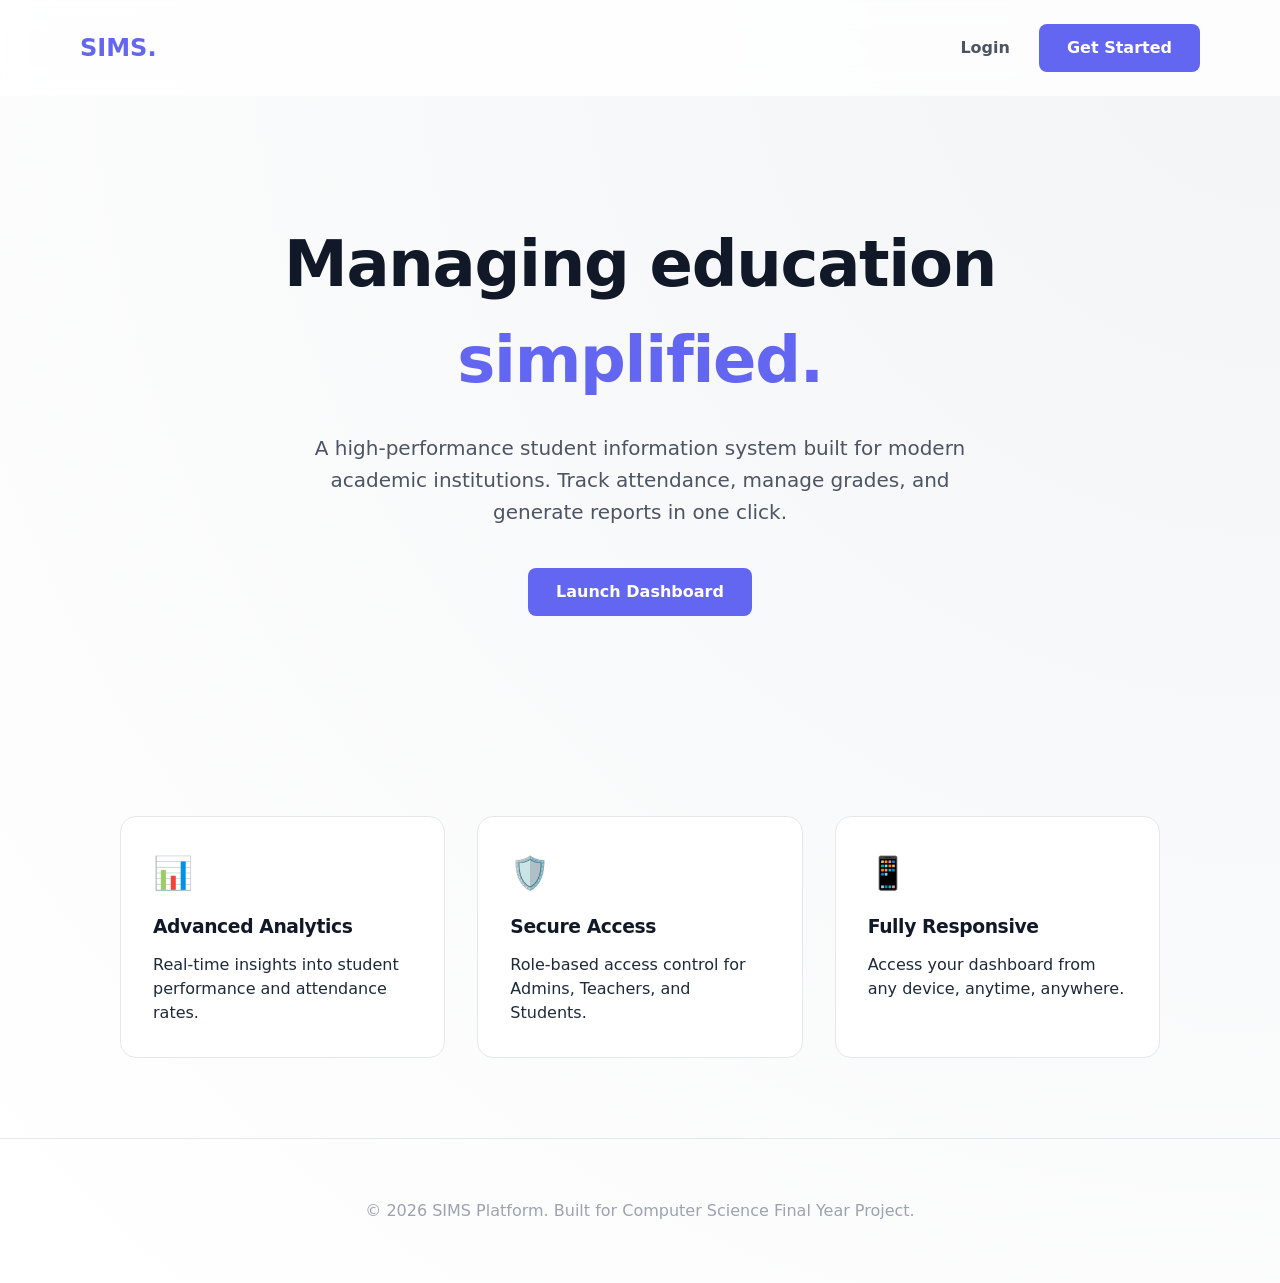
<file: index.html>
<!DOCTYPE html>
<html lang="en">
<head>
    <meta charset="UTF-8">
    <meta name="viewport" content="width=device-width, initial-scale=1.0">
    <title>SIMS | Modern Student Management</title>
    <link rel="preconnect" href="https://fonts.googleapis.com">
    <link rel="stylesheet" href="css/main.css">
    <style>
        /* Landing Page Specific Styles */
        body {
            background: radial-gradient(circle at top right, #f3f4f6, #ffffff);
            overflow-x: hidden;
        }
        .hero {
            padding: 120px 20px;
            text-align: center;
            max-width: 1200px;
            margin: 0 auto;
        }
        .hero h1 {
            font-size: 4rem;
            font-weight: 800;
            color: #111827;
            margin-bottom: 24px;
            letter-spacing: -0.02em;
        }
        .hero p {
            font-size: 1.25rem;
            color: #4b5563;
            max-width: 700px;
            margin: 0 auto 40px;
            line-height: 1.6;
        }
        .nav-landing {
            display: flex;
            justify-content: space-between;
            align-items: center;
            padding: 24px 80px;
            position: sticky;
            top: 0;
            background: rgba(255, 255, 255, 0.8);
            backdrop-filter: blur(12px);
            z-index: 1000;
        }
        .btn-primary {
            background: #6366f1;
            color: white;
            padding: 12px 28px;
            border-radius: 8px;
            text-decoration: none;
            font-weight: 600;
            transition: transform 0.2s, box-shadow 0.2s;
            display: inline-block;
        }
        .btn-primary:hover {
            transform: translateY(-2px);
            box-shadow: 0 10px 15px -3px rgba(99, 102, 241, 0.3);
        }
        .btn-secondary {
            color: #4b5563;
            text-decoration: none;
            font-weight: 600;
            margin-right: 24px;
        }
        .features {
            display: grid;
            grid-template-columns: repeat(3, 1fr);
            gap: 32px;
            padding: 80px;
            max-width: 1200px;
            margin: 0 auto;
        }
        .feature-card {
            background: white;
            padding: 32px;
            border-radius: 16px;
            border: 1px solid #e5e7eb;
            transition: border-color 0.3s;
        }
        .feature-card:hover {
            border-color: #6366f1;
        }
        .feature-card h3 {
            margin-bottom: 12px;
            color: #111827;
        }
    </style>
</head>
<body>
    <nav class="nav-landing">
        <div class="logo" style="font-weight: 800; font-size: 1.5rem; color: #6366f1;">SIMS.</div>
        <div>
            <a href="login.html" class="btn-secondary">Login</a>
            <a href="login.html" class="btn-primary">Get Started</a>
        </div>
    </nav>

    <header class="hero">
        <h1>Managing education <br><span style="color: #6366f1;">simplified.</span></h1>
        <p>A high-performance student information system built for modern academic institutions. Track attendance, manage grades, and generate reports in one click.</p>
        <div class="cta-group">
            <a href="login.html" class="btn-primary">Launch Dashboard</a>
        </div>
    </header>

    <section class="features">
        <div class="feature-card">
            <div style="font-size: 2rem; margin-bottom: 1rem;">📊</div>
            <h3>Advanced Analytics</h3>
            <p>Real-time insights into student performance and attendance rates.</p>
        </div>
        <div class="feature-card">
            <div style="font-size: 2rem; margin-bottom: 1rem;">🛡️</div>
            <h3>Secure Access</h3>
            <p>Role-based access control for Admins, Teachers, and Students.</p>
        </div>
        <div class="feature-card">
            <div style="font-size: 2rem; margin-bottom: 1rem;">📱</div>
            <h3>Fully Responsive</h3>
            <p>Access your dashboard from any device, anytime, anywhere.</p>
        </div>
    </section>

    <footer style="text-align: center; padding: 60px; color: #9ca3af; border-top: 1px solid #e5e7eb;">
        &copy; 2026 SIMS Platform. Built for Computer Science Final Year Project.
    </footer>
</body>
</html>
</file>
<file: css/main.css>
:root {
    /* Color Palette */
    --primary: #6366f1;
    --primary-dark: #4f46e5;
    --secondary: #64748b;
    --success: #22c55e;
    --danger: #ef4444;
    --warning: #f59e0b;
    
    /* Light Mode */
    --bg-main: #f8fafc;
    --bg-card: #ffffff;
    --bg-sidebar: #ffffff;
    --text-main: #1e293b;
    --text-muted: #64748b;
    --border: #e2e8f0;
    --shadow: 0 4px 6px -1px rgba(0, 0, 0, 0.1), 0 2px 4px -1px rgba(0, 0, 0, 0.06);
}

[data-theme="dark"] {
    --bg-main: #0f172a;
    --bg-card: #1e293b;
    --bg-sidebar: #0f172a;
    --text-main: #f1f5f9;
    --text-muted: #94a3b8;
    --border: #334155;
    --shadow: 0 4px 6px -1px rgba(0, 0, 0, 0.3);
}

* {
    box-sizing: border-box;
    margin: 0;
    padding: 0;
}

body {
    font-family: 'Inter', system-ui, -apple-system, sans-serif;
    background-color: var(--bg-main);
    color: var(--text-main);
    line-height: 1.5;
    transition: background 0.3s, color 0.3s;
}

h1, h2, h3 { font-weight: 700; letter-spacing: -0.02em; }
a { text-decoration: none; color: inherit; }
ul { list-style: none; }
button { cursor: pointer; border: none; font-family: inherit; }
</file>
